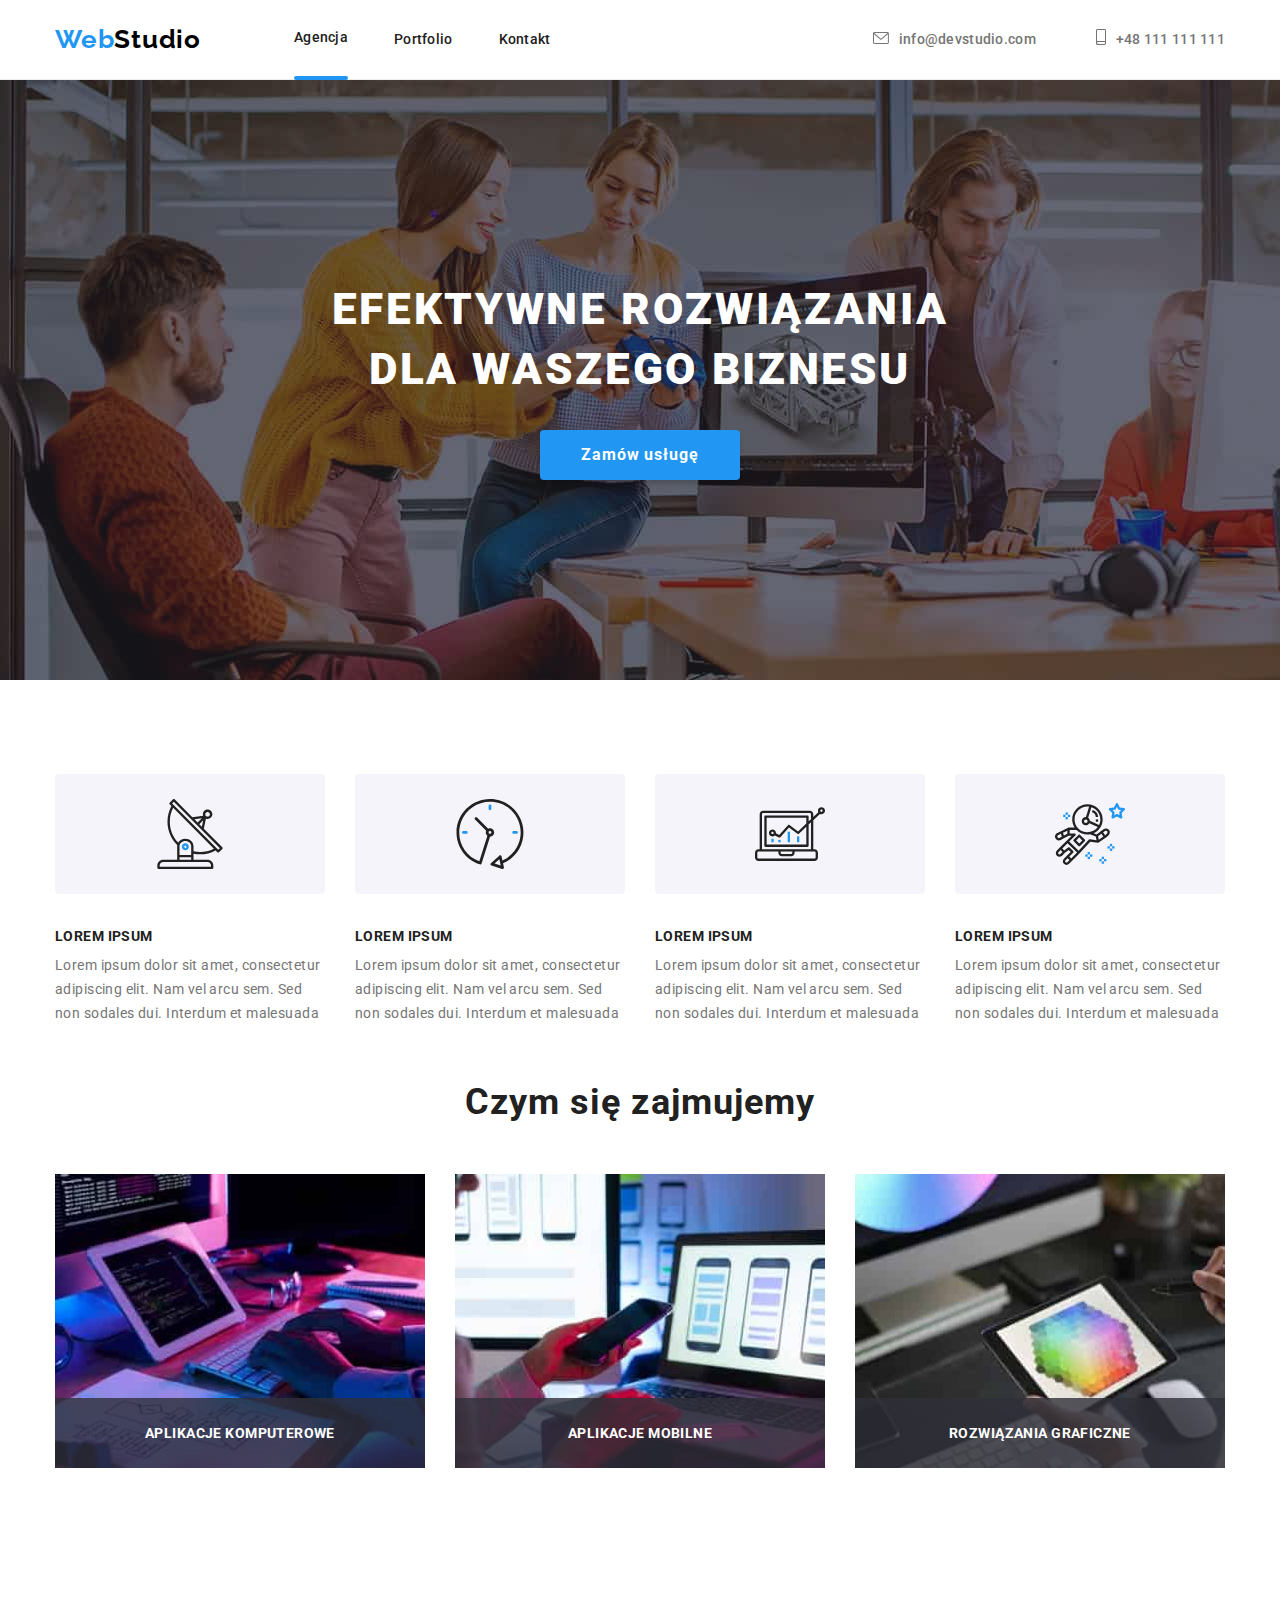
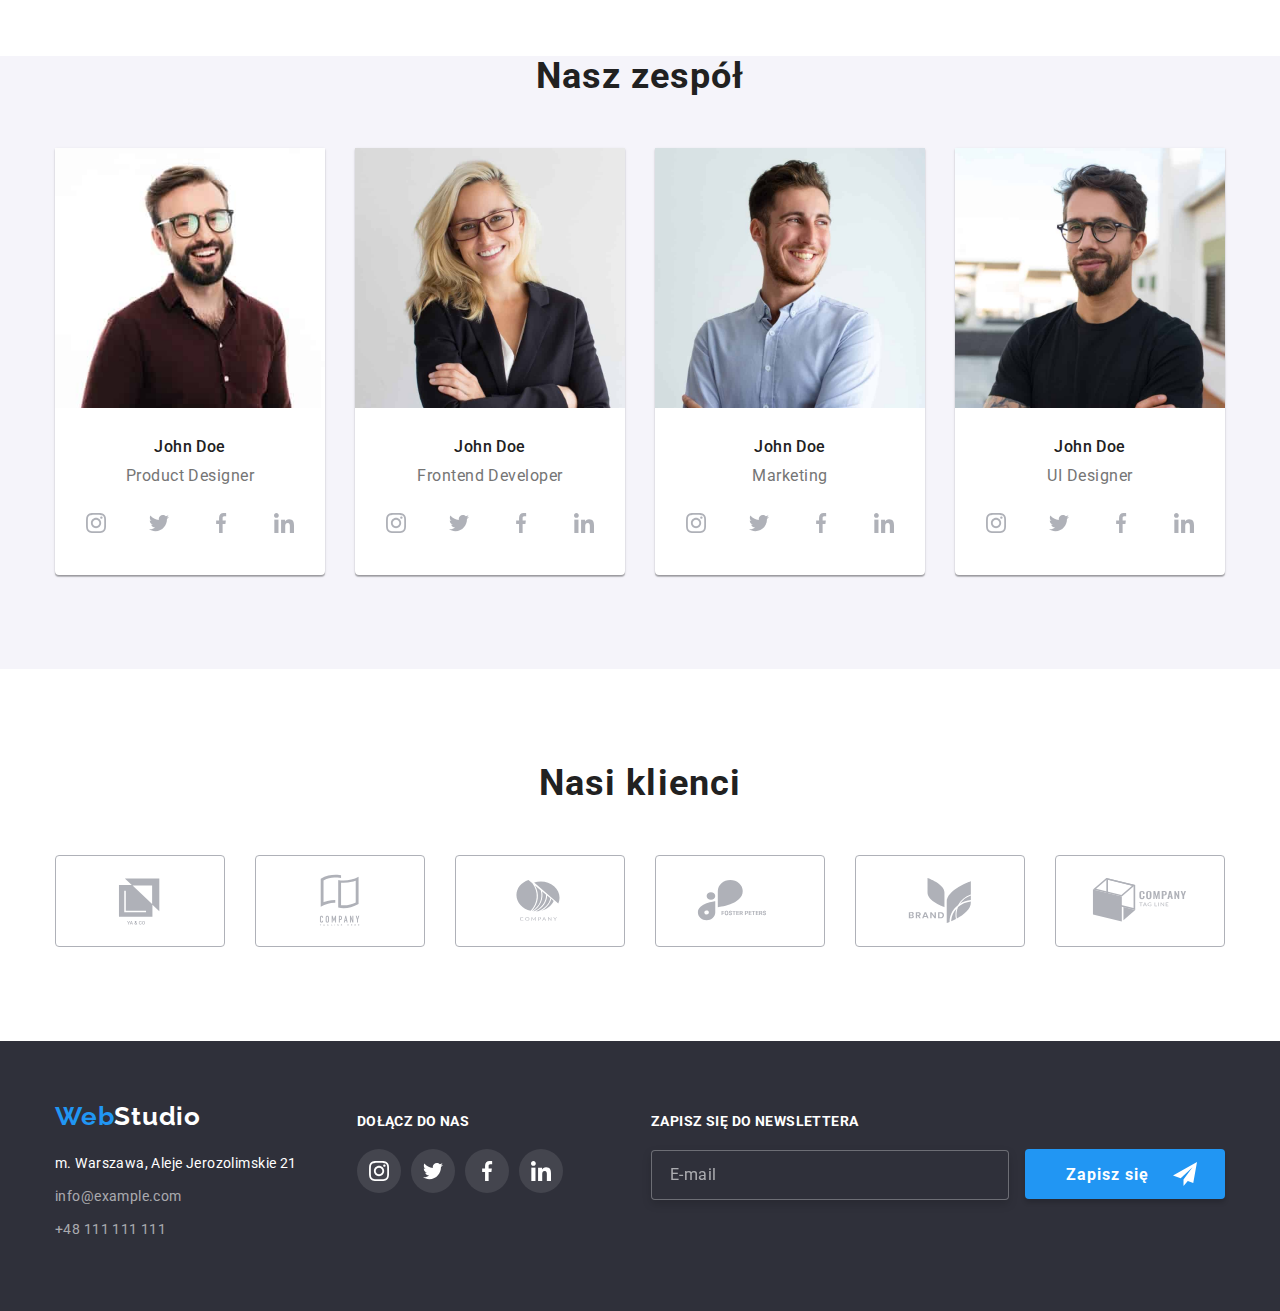
<file: index.html>
<!DOCTYPE html>
<html lang="en">

<head>
    <meta charset="UTF-8" />
    <meta name="description" content="Efektywne rozwiązania dla waszego biznesu" />
    <link rel="stylesheet"
        href="https://cdnjs.cloudflare.com/ajax/libs/modern-normalize/1.0.0/modern-normalize.min.css" />
    <link rel="stylesheet" href="./css/styles.css">
    <link rel="preconnect" href="https://fonts.googleapis.com">
    <link rel="preconnect" href="https://fonts.gstatic.com" crossorigin>
    <link
        href="https://fonts.googleapis.com/css2?family=Raleway:wght@700&family=Roboto:wght@400;500;700;900&display=swap"
        rel="stylesheet">
    <title>WebStudio</title>
</head>

<body>
    <section class="section-header">
        <header class="header">
            <div class="container">
                <a class="logo link" href="index.html">Web<span class="logocolor">Studio</span></a>
                <nav class="navigation">
                    <ul class="navigation-list">
                        <li class="navigation-list-item current"><a class="navigation-list-link"
                                href="index.html">Agencja</a>
                        </li>
                        <li class="navigation-list-item"><a class="navigation-list-link"
                                href="portfolio.html">Portfolio</a></li>
                        <li class="navigation-list-item"><a class="navigation-list-link" href="#">Kontakt</a></li>
                    </ul>
                </nav>

                <ul class="address-list">
                    <li><a class="address-list-icon-mail link" href="mailto:info@devstudio.com"><svg
                                class="address-list-icon-mail" width="16" height="12">
                                <use href="images/icons.svg#icon-envelope"></use>
                            </svg></a></li>
                    <li><a class="address-list-mail link" href="mailto:info@devstudio.com">info@devstudio.com</a></li>
                    <li><a class="address-list-icon-phone link" href="tel:+48111111111"><svg
                                class="address-list-icon-phone" width="10" height="16">
                                <use href="images/icons.svg#icon-smartphone"></use></a></li>
                    <li><a class="address-list-phone link" href="tel:+48111111111">+48 111 111 111</a></li>
                </ul>
            </div>
        </header>
    </section>


    <main>

        <section class="background">
            <div class="container">
                <h1 class="background-header">EFEKTYWNE ROZWIĄZANIA DLA WASZEGO BIZNESU</h1>
                <button class="background-button" type="button" data-modal-open>Zamów usługę</button>
            </div>

        </section>

        <section class="features-section">
            <div class="container">
                <ul class="features">
                    <li class="features-item">
                        <svg class="features-icon" width="70" height="70">
                            <use href="images/icons.svg#icon-antenna"></use>
                        </svg>
                        <h3 class="features-title">LOREM IPSUM</h3>
                        <p class="features-description"> Lorem ipsum dolor sit amet, consectetur
                            adipiscing elit. Nam vel arcu sem. Sed
                            non sodales dui. Interdum et malesuada</p>
                    </li>
                    <li class="features-item">
                        <svg class="features-icon" width="70" height="70">
                            <use href="images/icons.svg#icon-clock"></use>
                        </svg>
                        <h3 class="features-title">LOREM IPSUM</h3>
                        <p class="features-description"> Lorem ipsum dolor sit amet, consectetur
                            adipiscing elit. Nam vel arcu sem. Sed
                            non sodales dui. Interdum et malesuada</p>
                    </li>
                    <li class="features-item">
                        <svg class="features-icon" width="70" height="70">
                            <use href="images/icons.svg#icon-diagram"></use>
                        </svg>
                        <h3 class="features-title">LOREM IPSUM</h3>
                        <p class="features-description"> Lorem ipsum dolor sit amet, consectetur
                            adipiscing elit. Nam vel arcu sem. Sed
                            non sodales dui. Interdum et malesuada</p>
                    </li>
                    <li class="features-item">
                        <svg class="features-icon" width="70" height="70">
                            <use href="images/icons.svg#icon-astronaut"></use>
                        </svg>
                        <h3 class="features-title">LOREM IPSUM</h3>
                        <p class="features-description"> Lorem ipsum dolor sit amet, consectetur
                            adipiscing elit. Nam vel arcu sem. Sed
                            non sodales dui. Interdum et malesuada</p>
                    </li>
                </ul>
            </div>
        </section>

        <section class="offer">
            <div class="container">
                <h2 class="headerh2">Czym się zajmujemy</h2>
                <ul class="headerh2-pictures">
                    <li class="pictures-item">
                        <div class="thumb">
                            <img src="images/img1resized.jpg" alt="computer" width="370" height="294" />
                            <p class="label">APLIKACJE KOMPUTEROWE</p>
                        </div>
                    </li>
                    <li class="pictures-item">
                        <div class="thumb">
                            <img src="images/img2resized.jpg" alt="phone" width="370" height="294" />
                            <p class="label">APLIKACJE MOBILNE</p>
                        </div>
                    </li>
                    <li class="pictures-item">
                        <div class="thumb">
                            <img src="images/img3resized.jpg" alt="tablet" width="370" height="294" />
                            <p class="label">ROZWIĄZANIA GRAFICZNE</p>
                        </div>
                        
                    </li>
                </ul>
            </div>
        </section>

        <section class="team">
            <div class="container">
                <h2 class="headerh2">Nasz zespół</h2>
                <ul class="team-list">
                    <li class="team-list-item">
                        <figure class="team-list-item-card">
                            <img src="images/productdesignerresized.jpg" alt="Product Designer" width="270"
                                height="260" />
                            <figcaption>
                                <p class="team-name">John Doe</p>
                                <p class="team-position">Product Designer</p>
                                <ul class="social-list">
                                    <li class="social-list-item">
                                        <a class="social-list-item-link" href="#">
                                            <svg class="social-icon" width="20" height="20">
                                                <use href="images/icons.svg#icon-instagram"></use>
                                            </svg>
                                        </a>
                                    </li>
                                    <li class="social-list-item">
                                        <a class="social-list-item-link" href="#">
                                            <svg class="social-icon" width="20" height="20">
                                                <use href="images/icons.svg#icon-twitter"></use>
                                            </svg>
                                        </a>
                                    </li>
                                    <li class="social-list-item">
                                        <a class="social-list-item-link" href="#">
                                            <svg class="social-icon" width="20" height="20">
                                                <use href="images/icons.svg#icon-facebook"></use>
                                            </svg>
                                        </a>
                                    </li>
                                    <li class="social-list-item">
                                        <a class="social-list-item-link" href="#">
                                            <svg class="social-icon" width="20" height="20">
                                                <use href="images/icons.svg#icon-linkedin"></use>
                                            </svg>
                                        </a>
                                    </li>
                                </ul>
                            </figcaption>
                        </figure>
                    </li>

                    <li class="team-list-item">
                        <figure class="team-list-item-card">
                            <img src="images/frontenddeveloperresized.jpg" alt="Frontend Developer" width="270"
                                height="260" />
                            <figcaption>
                                <p class="team-name">John Doe</p>
                                <p class="team-position">Frontend Developer</p>
                                <ul class="social-list">
                                    <li class="social-list-item">
                                        <a class="social-list-item-link" href="#">
                                            <svg class="social-icon" width="20" height="20">
                                                <use href="images/icons.svg#icon-instagram"></use>
                                            </svg>
                                        </a>
                                    </li>
                                    <li class="social-list-item">
                                        <a class="social-list-item-link" href="#">
                                            <svg class="social-icon" width="20" height="20">
                                                <use href="images/icons.svg#icon-twitter"></use>
                                            </svg>
                                        </a>
                                    </li>
                                    <li class="social-list-item">
                                        <a class="social-list-item-link" href="#">
                                            <svg class="social-icon" width="20" height="20">
                                                <use href="images/icons.svg#icon-facebook"></use>
                                            </svg>
                                        </a>
                                    </li>
                                    <li class="social-list-item">
                                        <a class="social-list-item-link" href="#">
                                            <svg class="social-icon" width="20" height="20">
                                                <use href="images/icons.svg#icon-linkedin"></use>
                                            </svg>
                                        </a>
                                    </li>
                                </ul>
                            </figcaption>
                        </figure>
                    </li>

                    <li class="team-list-item">
                        <figure class="team-list-item-card">
                            <img src="images/marketingresized.jpg" alt="Marketing" width="270" height="260" />
                            <figcaption>
                                <p class="team-name">John Doe</p>
                                <p class="team-position">Marketing</p>
                                <ul class="social-list">
                                    <li class="social-list-item">
                                        <a class="social-list-item-link" href="#">
                                            <svg class="social-icon" width="20" height="20">
                                                <use href="images/icons.svg#icon-instagram"></use>
                                            </svg>
                                        </a>
                                    </li>
                                    <li class="social-list-item">
                                        <a class="social-list-item-link" href="#">
                                            <svg class="social-icon" width="20" height="20">
                                                <use href="images/icons.svg#icon-twitter"></use>
                                            </svg>
                                        </a>
                                    </li>
                                    <li class="social-list-item">
                                        <a class="social-list-item-link" href="#">
                                            <svg class="social-icon" width="20" height="20">
                                                <use href="images/icons.svg#icon-facebook"></use>
                                            </svg>
                                        </a>
                                    </li>
                                    <li class="social-list-item">
                                        <a class="social-list-item-link" href="#">
                                            <svg class="social-icon" width="20" height="20">
                                                <use href="images/icons.svg#icon-linkedin"></use>
                                            </svg>
                                        </a>
                                    </li>
                                </ul>
                            </figcaption>
                        </figure>
                    </li>

                    <li class="team-list-item">
                        <figure class="team-list-item-card">
                            <img src="images/uidesignerresized.jpg" alt="UI Designer" width="270" height="260" />
                            <figcaption>
                                <p class="team-name">John Doe</p>
                                <p class="team-position">UI Designer</p>
                                <ul class="social-list">
                                    <li class="social-list-item">
                                        <a class="social-list-item-link" href="#">
                                            <svg class="social-icon" width="20" height="20">
                                                <use href="images/icons.svg#icon-instagram"></use>
                                            </svg>
                                        </a>
                                    </li>
                                    <li class="social-list-item">
                                        <a class="social-list-item-link" href="#">
                                            <svg class="social-icon" width="20" height="20">
                                                <use href="images/icons.svg#icon-twitter"></use>
                                            </svg>
                                        </a>
                                    </li>
                                    <li class="social-list-item">
                                        <a class="social-list-item-link" href="#">
                                            <svg class="social-icon" width="20" height="20">
                                                <use href="images/icons.svg#icon-facebook"></use>
                                            </svg>
                                        </a>
                                    </li>
                                    <li class="social-list-item">
                                        <a class="social-list-item-link" href="#">
                                            <svg class="social-icon" width="20" height="20">
                                                <use href="images/icons.svg#icon-linkedin"></use>
                                            </svg>
                                        </a>
                                    </li>
                                </ul>
                            </figcaption>
                        </figure>
                    </li>
                </ul>
            </div>

        </section>

        <section class="customers">
            <div class="container">
                <h2 class="headerh2">Nasi klienci</h2>
                <ul class="customers-list">
                    <li class="customers-list-item">
                        <a class="customers-list-item-link" href="#">
                            <svg class="customers-icon" width="106" height="60.04">
                                <use href="images/icons.svg#icon-logo1"></use>
                            </svg>
                        </a>
                    </li>
                    <li class="customers-list-item">
                        <a class="customers-list-item-link" href="#">
                            <svg class="customers-icon" width="106" height="60.04">
                                <use href="images/icons.svg#icon-logo2"></use>
                            </svg>
                        </a>
                    </li>
                    <li class="customers-list-item">
                        <a class="customers-list-item-link" href="#">
                            <svg class="customers-icon" width="106" height="60.04">
                                <use href="images/icons.svg#icon-logo3"></use>
                            </svg>
                        </a>
                    </li>
                    <li class="customers-list-item">
                        <a class="customers-list-item-link" href="#">
                            <svg class="customers-icon" width="106" height="60.04">
                                <use href="images/icons.svg#icon-logo4"></use>
                            </svg>
                        </a>
                    </li>
                    <li class="customers-list-item">
                        <a class="customers-list-item-link" href="#">
                            <svg class="customers-icon" width="106" height="60.04">
                                <use href="images/icons.svg#icon-logo5"></use>
                            </svg>
                        </a>
                    </li>
                    <li class="customers-list-item">
                        <a class="customers-list-item-link" href="#">
                            <svg class="customers-icon" width="106" height="60.04">
                                <use href="images/icons.svg#icon-logo6"></use>
                            </svg>
                        </a>
                    </li>
                </ul>
            </div>
        </section>
    </main>
    <footer class="footer">
        <div class="container">
            <ul class="footer-list">
                <li class="information">
                    <a class="footer-logo" href="index.html">Web<span class="logocolor-white">Studio</span></a>
                    <address class="footer-address">
                        <p>m. Warszawa, Aleje Jerozolimskie 21</p>
                        <a class="footer-address-mail" href="mailto:info@example.com">info@example.com</a>
                        <a class="footer-address-phone" href="tel:+48111111111">+48 111 111 111</a>
                    </address>
                </li>
                <li class="join">
                    <h4 class="social-footer-header">DOŁĄCZ DO NAS</h4>
                    <ul class="social-footer-list">
                        <li class="social-footer-list-item">
                            <a class="social-footer-list-item-link" href="#">
                                <svg class="social-footer-icon" width="20" height="20">
                                    <use href="images/icons.svg#icon-instagram"></use>
                                </svg>
                            </a>
                        </li>
                        <li class="social-footer-list-item">
                            <a class="social-footer-list-item-link" href="#">
                                <svg class="social-footer-icon" width="20" height="20">
                                    <use href="images/icons.svg#icon-twitter"></use>
                                </svg>
                            </a>
                        </li>
                        <li class="social-footer-list-item">
                            <a class="social-footer-list-item-link" href="#">
                                <svg class="social-footer-icon" width="20" height="20">
                                    <use href="images/icons.svg#icon-facebook"></use>
                                </svg>
                            </a>
                        </li>
                        <li class="social-footer-list-item">
                            <a class="social-footer-list-item-link" href="#">
                                <svg class="social-footer-icon" width="20" height="20">
                                    <use href="images/icons.svg#icon-linkedin"></use>
                                </svg>
                            </a>
                        </li>
                    </ul>
                </li>
                <li class="newsletter">
                    <h4 class="newsletter-header">ZAPISZ SIĘ DO NEWSLETTERA</h4>
                    <form class="newsletter-form">
                        <label name="sign-form">
                            <input type="email" class="newsletter-form-input" name="email" placeholder="E-mail"/>
                        </label>
                        <button class="newsletter-button" type="submit"><p class=sign-in>Zapisz się</p>
                            <svg class="newsletter-button-icon" width="24" height="24">
                                <use href="images/icons.svg#icon-icon-send"></use>
                            </svg>
                        </button>
                    </form>
                </li>
            </ul>
        </div>
    </footer>

    <div class="backdrop is-hidden" data-modal>
        <div class="modal">
            <button type="button" class="close-btn" data-modal-close>
                <svg width="18" height="18">
                    <use href="images/icons.svg#icon-close"></use>
                </svg>
            </button>
            <h2 class="modal-form-header">
                Zostaw swoje dane w formularzu poniżej
              </h2>
              <form class="modal-form" name="signup-form">
                <label class="modal-label">
                  Imię
                  <span class="modal-form-input-wrapper">
                    <input class="modal-form-input" type="text" name="user-name" />
                    <svg class="modal-form-icon" width="18" height="18">
                      <use href="./images/icons.svg#icon-person-black"></use>
                    </svg>
                  </span>
                </label>
                <label class="modal-label">
                  Telefon
                  <span class="modal-form-input-wrapper">
                    <input class="modal-form-input" type="tel" name="user-phone" />
                    <svg class="modal-form-icon" width="18" height="18">
                      <use href="./images/icons.svg#icon-phone-black"></use>
                    </svg>
                  </span>
                </label>
                <label class="modal-label">
                  Email
                  <span class="modal-form-input-wrapper">
                    <input class="modal-form-input" type="email" name="user-email" />
                    <svg class="modal-form-icon" width="18" height="18">
                      <use href="./images/icons.svg#icon-email-black"></use>
                    </svg>
                  </span>
                </label>
                <label class="modal-label-text">
                  Komentarz
                  <textarea class="modal-form-message" name="user-message" rows="7" placeholder="Wprowadź tekst"></textarea>
                </label>
                <div class="policy">
                    <input
                      id="user-policy"
                      type="checkbox"
                      class="modal-form-policy-checkbox visually-hidden"
                      name="policy"
                      value="accept-policy"
                    />
                    <label for="user-policy" class="modal-form-policy-text">
                      Oświadczam, iż akceptuję <a href="#regulamin">Regulamin</a> i
                      <a href="#policy">Politykę Prywatności.</a>
                    </label>
                  </div>
                  <button type="submit" class="order-btn">Wyślij</button>
            </form>
        </div>
    </div>

    <script src="./js/modal.js"></script>

</body>

</html>
</file>
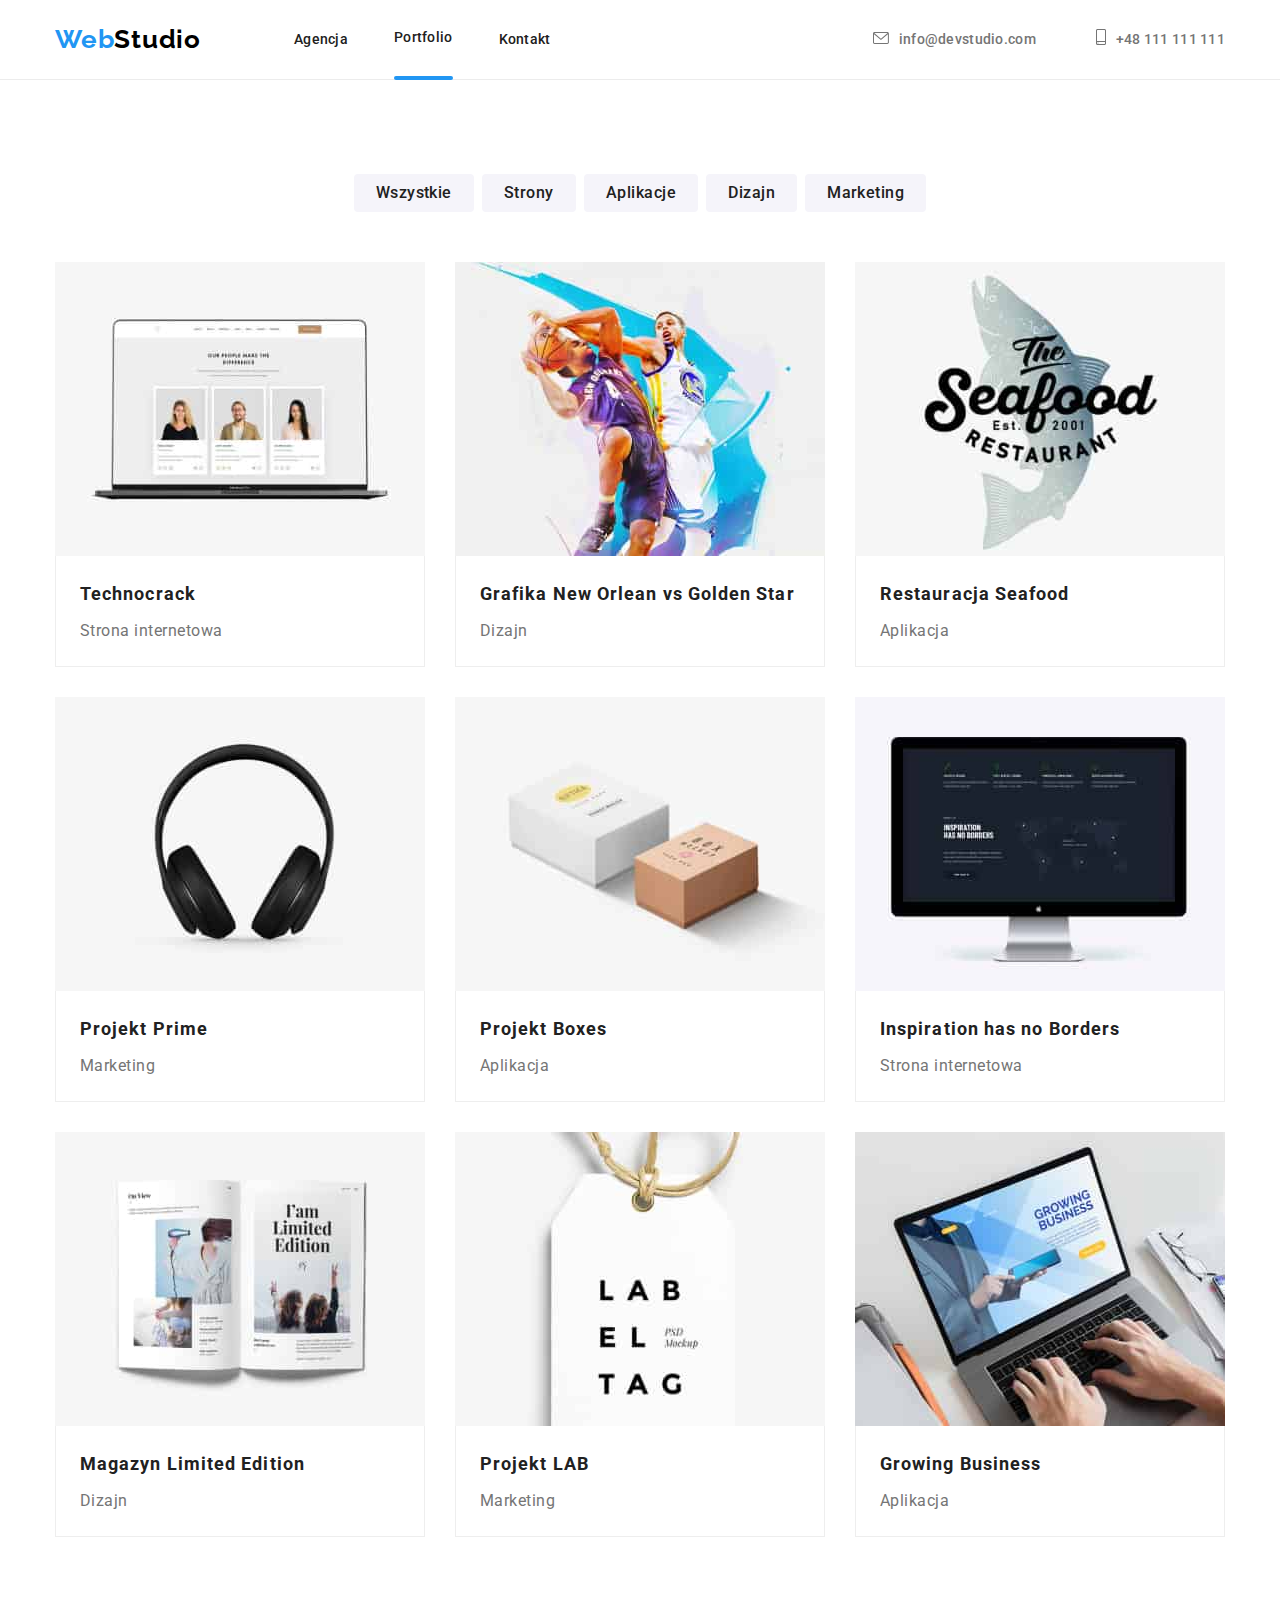
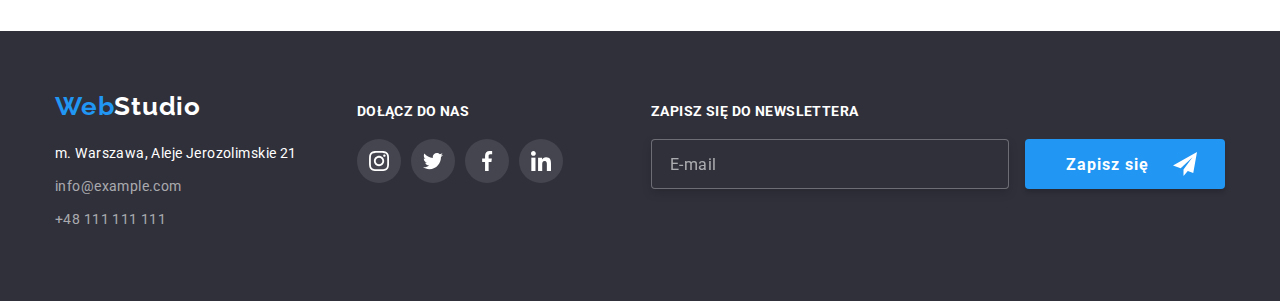
<file: portfolio.html>
<!DOCTYPE html>
<html lang="en">

<head>
    <meta charset="UTF-8" />
    <meta name="description" content="Portfolio" />
    <link rel="stylesheet"
        href="https://cdnjs.cloudflare.com/ajax/libs/modern-normalize/1.0.0/modern-normalize.min.css" />
    <link rel="stylesheet" href="./css/styles.css">
    <link rel="preconnect" href="https://fonts.googleapis.com">
    <link rel="preconnect" href="https://fonts.gstatic.com" crossorigin>
    <link
        href="https://fonts.googleapis.com/css2?family=Raleway:wght@700&family=Roboto:wght@400;500;700;900&display=swap"
        rel="stylesheet">
    <title>WebStudio</title>
</head>

<body>
    <section class="section-header">
        <header class="header">
            <div class="container">
                <a class="logo link" href="index.html">Web<span class="logocolor">Studio</span></a>
                <nav class="navigation">
                    <ul class="navigation-list">
                        <li class="navigation-list-item"><a class="navigation-list-link"
                                href="index.html">Agencja</a>
                        </li>
                        <li class="navigation-list-item current"><a class="navigation-list-link"
                                href="portfolio.html">Portfolio</a></li>
                        <li class="navigation-list-item"><a class="navigation-list-link" href="#">Kontakt</a></li>
                    </ul>
                </nav>

                <ul class="address-list">
                    <li><a class="address-list-icon-mail link" href="mailto:info@devstudio.com"><svg
                                class="address-list-icon-mail" width="16" height="12">
                                <use href="images/icons.svg#icon-envelope"></use>
                            </svg></a></li>
                    <li><a class="address-list-mail link" href="mailto:info@devstudio.com">info@devstudio.com</a></li>
                    <li><a class="address-list-icon-phone link" href="tel:+48111111111"><svg
                                class="address-list-icon-phone" width="10" height="16">
                                <use href="images/icons.svg#icon-smartphone"></use></a></li>
                    <li><a class="address-list-phone link" href="tel:+48111111111">+48 111 111 111</a></li>
                </ul>
            </div>
        </header>
    </section>
    <main>
        <section class="portfolio-nav" <div class="container">
            <ul class="portfolio-nav-list">
                <li class="menu-item"><button class="menu-button" type="button">Wszystkie</button></li>
                <li class="menu-item"><button class="menu-button" type="button">Strony</button></li>
                <li class="menu-item"><button class="menu-button" type="button">Aplikacje</button></li>
                <li class="menu-item"><button class="menu-button" type="button">Dizajn</button></li>
                <li class="menu-item"><button class="menu-button" type="button">Marketing</button></li>
            </ul>
            </div>

        </section>
        <section class="projects-nav">
            <div class="container">
                <ul class="projects">
                    <li class="projects-item">
                        <figure class="pic">
                            <div class="box">
                                <img src="images/technocrackresized.jpg" alt="Technocrack" width="370" height="294" />
                                <div class="overlay">
                                    <p>Technocrack jest popularną platformą wykorzystywaną do rozpowszechniania koronawirusa. Firmy wykorzystują tę
                                        platformę
                                        do celów szpiegowskich i ataków na niezabezpieczone serwery konkurencji</p>
                                </div>
                            </div>
                            <figcaption>
                                <p class="portfolio-title">Technocrack</p>
                                <p class="portfolio-description">Strona internetowa</p>
                            </figcaption>
                        </figure>
                    </li>

                    <li class="projects-item">
                        <figure class="pic">
                            <div class="box">
                                <img src="images/grafikaneworleanresized.jpg" alt="Grafika New Orlean vs Golden Star" width="370" height="294" />
                                <div class="overlay">
                                    <p>Technocrack jest popularną platformą wykorzystywaną do rozpowszechniania koronawirusa. Firmy wykorzystują tę
                                        platformę
                                        do celów szpiegowskich i ataków na niezabezpieczone serwery konkurencji</p>
                                </div>
                            </div>
                            <figcaption>
                                <p class="portfolio-title">Grafika New Orlean vs Golden Star</p>
                                <p class="portfolio-description">Dizajn</p>
                            </figcaption>
                        </figure>
                    </li>

                    <li class="projects-item">
                        <figure class="pic">
                            <div class="box">
                                <img src="images/restauracjaseafoodresized.jpg" alt="Restauracja Seafood" width="370" height="294" />
                                <div class="overlay">
                                    <p>Technocrack jest popularną platformą wykorzystywaną do rozpowszechniania koronawirusa. Firmy wykorzystują tę
                                        platformę
                                        do celów szpiegowskich i ataków na niezabezpieczone serwery konkurencji</p>
                                </div>
                            </div>
                            <figcaption>
                                <p class="portfolio-title">Restauracja Seafood</p>
                                <p class="portfolio-description">Aplikacja</p>
                            </figcaption>
                        </figure>
                    </li>

                    <li class="projects-item">
                        <figure class="pic">
                            <div class="box">
                                <img src="images/projektprimeresized.jpg" alt="Projekt Prime" width="370" height="294" />
                                <div class="overlay">
                                    <p>Technocrack jest popularną platformą wykorzystywaną do rozpowszechniania koronawirusa. Firmy wykorzystują tę
                                        platformę
                                        do celów szpiegowskich i ataków na niezabezpieczone serwery konkurencji</p>
                                </div>
                            </div>
                            <figcaption>
                                <p class="portfolio-title">Projekt Prime</p>
                                <p class="portfolio-description">Marketing</p>
                            </figcaption>
                        </figure>
                    </li>

                    <li class="projects-item">
                        <figure class="pic">
                            <div class="box">
                                <img src="images/projektboxesresized.jpg" alt="Projekt Boxes" width="370" height="294" />
                                <div class="overlay">
                                    <p>Technocrack jest popularną platformą wykorzystywaną do rozpowszechniania koronawirusa. Firmy wykorzystują tę
                                        platformę
                                        do celów szpiegowskich i ataków na niezabezpieczone serwery konkurencji</p>
                                </div>
                            </div>
                            <figcaption>
                                <p class="portfolio-title">Projekt Boxes</p>
                                <p class="portfolio-description">Aplikacja</p>
                            </figcaption>
                        </figure>
                    </li>

                    <li class="projects-item">
                        <figure class="pic">
                            <div class="box">
                                <img src="images/inspirationhasnobordersresized.jpg" alt="Inspiration has no Borders" width="370" height="294" />
                                <div class="overlay">
                                    <p>Technocrack jest popularną platformą wykorzystywaną do rozpowszechniania koronawirusa. Firmy wykorzystują tę
                                        platformę
                                        do celów szpiegowskich i ataków na niezabezpieczone serwery konkurencji</p>
                                </div>
                            </div>
                            <figcaption>
                                <p class="portfolio-title">Inspiration has no Borders</p>
                                <p class="portfolio-description">Strona internetowa</p>
                            </figcaption>
                        </figure>
                    </li>

                    <li class="projects-item">
                        <figure class="pic">
                            <div class="box">
                                <img src="images/magazynlimitededitionresized.jpg" alt="Magazyn Limited Edition" width="370" height="294" />
                                <div class="overlay">
                                    <p>Technocrack jest popularną platformą wykorzystywaną do rozpowszechniania koronawirusa. Firmy wykorzystują tę
                                        platformę
                                        do celów szpiegowskich i ataków na niezabezpieczone serwery konkurencji</p>
                                </div>
                            </div>
                            <figcaption>
                                <p class="portfolio-title">Magazyn Limited Edition</p>
                                <p class="portfolio-description">Dizajn</p>
                            </figcaption>
                        </figure>
                    </li>

                    <li class="projects-item">
                        <figure class="pic">
                            <div class="box">
                                <img src="images/projektlabresized.jpg" alt="Projekt LAB" width="370" height="294" />
                                <div class="overlay">
                                    <p>Technocrack jest popularną platformą wykorzystywaną do rozpowszechniania koronawirusa. Firmy wykorzystują tę
                                        platformę
                                        do celów szpiegowskich i ataków na niezabezpieczone serwery konkurencji</p>
                                </div>
                            </div>
                            <figcaption>
                                <p class="portfolio-title">Projekt LAB</p>
                                <p class="portfolio-description">Marketing</p>
                            </figcaption>
                        </figure>
                    </li>

                    <li class="projects-item">
                        <figure class="pic">
                            <div class="box">
                                <img src="images/growingbusinessresized.jpg" alt="Growing Business" width="370" height="294" />
                                <div class="overlay">
                                    <p>Technocrack jest popularną platformą wykorzystywaną do rozpowszechniania koronawirusa. Firmy wykorzystują tę
                                        platformę
                                        do celów szpiegowskich i ataków na niezabezpieczone serwery konkurencji</p>
                                </div>
                            </div>
                            <figcaption>
                                <p class="portfolio-title">Growing Business</p>
                                <p class="portfolio-description">Aplikacja</p>
                            </figcaption>
                        </figure>
                    </li>
                </ul>
            </div>
        </section>

    </main>
    <footer class="footer">
        <div class="container">
            <ul class="footer-list">
                <li class="information">
                    <a class="footer-logo" href="index.html">Web<span class="logocolor-white">Studio</span></a>
                    <address class="footer-address">
                        <p>m. Warszawa, Aleje Jerozolimskie 21</p>
                        <a class="footer-address-mail" href="mailto:info@example.com">info@example.com</a>
                        <a class="footer-address-phone" href="tel:+48111111111">+48 111 111 111</a>
                    </address>
                </li>
                <li class="join">
                    <h4 class="social-footer-header">DOŁĄCZ DO NAS</h4>
                    <ul class="social-footer-list">
                        <li class="social-footer-list-item">
                            <a class="social-footer-list-item-link" href="#">
                                <svg class="social-footer-icon" width="20" height="20">
                                    <use href="images/icons.svg#icon-instagram"></use>
                                </svg>
                            </a>
                        </li>
                        <li class="social-footer-list-item">
                            <a class="social-footer-list-item-link" href="#">
                                <svg class="social-footer-icon" width="20" height="20">
                                    <use href="images/icons.svg#icon-twitter"></use>
                                </svg>
                            </a>
                        </li>
                        <li class="social-footer-list-item">
                            <a class="social-footer-list-item-link" href="#">
                                <svg class="social-footer-icon" width="20" height="20">
                                    <use href="images/icons.svg#icon-facebook"></use>
                                </svg>
                            </a>
                        </li>
                        <li class="social-footer-list-item">
                            <a class="social-footer-list-item-link" href="#">
                                <svg class="social-footer-icon" width="20" height="20">
                                    <use href="images/icons.svg#icon-linkedin"></use>
                                </svg>
                            </a>
                        </li>
                    </ul>
                </li>
                <li class="newsletter">
                    <h4 class="newsletter-header">ZAPISZ SIĘ DO NEWSLETTERA</h4>
                    <form class="newsletter-form">
                        <label name="sign-form">
                            <input type="email" class="newsletter-form-input" name="email" placeholder="E-mail"/>
                        </label>
                        <button class="newsletter-button" type="submit"><p class=sign-in>Zapisz się</p>
                            <svg class="newsletter-button-icon" width="24" height="24">
                                <use href="images/icons.svg#icon-icon-send"></use>
                            </svg>
                        </button>
                    </form>
                </li>
            </ul>
        </div>
    </footer>
</body>

</html>
</file>
<file: css/styles.css>
:root {
    --main-font: "Roboto", sans-serif;
    --secondary-font: "Raleway", sans-serif;
    --main-color: #212121;
    --secondary-color: #2196f3;
}

body {
    font-family: var(--main-font);
    color: var(--main-color);
    max-width: 1600px;
    margin: 0 auto;
}

h1,
h2,
h3,
h4,
h5,
h6 {
    margin: 0;
}

ul {
    margin: 0;
    padding: 0;
}

p {
    padding: 0;
}

img {
    display: block;
}

/*podłączyć te klasy*/
.list {
    list-style: none;
}

.link {
    text-decoration: none;
}

.container {
    width: 1200px;
    margin: 0 auto;
    padding: 0 15px;
}

/*========HEADER========*/
.header {
    border-bottom: 1px solid #ECECEC;
}

.header .container {
    display: flex;
    align-items: center;
}

.navigation {
    display: flex;
}

.navigation-list {
    display: flex;
    align-items: center;
}

.address-list {
    display: flex;
    align-items: center;
}

.navigation-list-item:not(:last-child) {
    margin-right: 46px;
}

.logo {
    font-family: var(--secondary-font);
    font-weight: 700;
    font-size: 26px;
    line-height: 1.192;
    letter-spacing: 0.03em;
    text-decoration: none;
    color: var(--secondary-color);
    margin-right: 93px;
    padding-top: 24px;
    padding-bottom: 24px;
}

.logocolor {
    color: black;
}

.navigation-list,
.address-list {
    list-style: none;
}

.address-list {
    margin-left: auto;
}

.address-list-phone {
    margin-left: 10px;
}

.address-list-icon-phone {
    margin-left: 30px;
}

.address-list-mail {
    margin-left: 10px;
}

.navigation-list-link {
    font-weight: 500;
    font-size: 14px;
    line-height: 1.142;
    letter-spacing: 0.02em;
    text-decoration: none;
    color: var(--main-color);
}

.address-list-mail,
.address-list-phone,
.address-list-icon-mail,
.address-list-icon-phone {
    font-weight: 500;
    font-size: 14px;
    line-height: 1.142;
    letter-spacing: 0.02em;
    text-decoration: none;
    color: #757575;
    fill: #757575;
}

.navigation-list-link:hover,
.navigation-list-link:focus,
.address-list-mail:hover,
.address-list-mail:focus,
.address-list-phone:hover,
.address-list-phone:focus,
.address-list-icon-mail:hover,
.address-list-icon-mail:focus,
.address-list-icon-phone:hover,
.address-list-icon-phone:focus {
    color: var(--secondary-color);
    fill: var(--secondary-color);
}

.navigation-list-link,
.address-list-mail,
.address-list-phone,
.address-list-icon-mail,
.address-list-icon-phone{
    transition-property: color, fill;
    transition-duration: 250ms;
    transition-timing-function: cubic-bezier(0.4, 0, 0.2, 1);
}

.current .navigation-list-link::after{
    position: relative;
    top: 29px;
    display:block;
    justify-content: center;
    content:"";
    width:100%;
    height:4px;
    border-radius: 2px;
    background-color: #2196F3;
}

/*========END HEADER========*/

/*========MAIN========*/
.background {
    background-color: #2f303a;
    background-image: linear-gradient(rgba(47, 48, 58, 0.4),
            rgba(47, 48, 58, 0.4)),
        url("../images/backgroundresized.jpg");
        padding-top: 200px;
        padding-bottom:200px;
}

.background-header {
    font-weight: 900;
    font-size: 44px;
    line-height: 1.363;
    text-align: center;
    letter-spacing: 0.06em;
    text-transform: uppercase;
    color: #ffffff;
    margin-left: auto;
    margin-right: auto;
    width:696px;
    padding-bottom:30px;
}

.background-button {
    font-weight: 700;
    font-size: 16px;
    line-height: 1.875;
    display: block;
    align-items: center;
    text-align: center;
    letter-spacing: 0.06em;
    border-style: none;
    border-radius: 4px;
    color: white;
    background-color: var(--secondary-color);
    box-shadow: 0px 4px 4px rgba(0, 0, 0, 0.15);
    margin-left: auto;
    margin-right: auto;
    padding: 10px 41px;
}

.background-button:hover,
.background-button:focus {
    box-shadow: 0px 3px 1px rgba(0, 0, 0, 0.1), 0px 1px 2px rgba(0, 0, 0, 0.08),
        0px 2px 2px rgba(0, 0, 0, 0.12);
    cursor: pointer;
}

.background-button {
    transition-property: background-color,color,box-shadow;
    transition-duration: 250ms;
    transition-timing-function: cubic-bezier(0.4, 0, 0.2, 1);
}
/*========END MAIN========*/

/*========FEATURES========*/

.features {
    display: flex;
    justify-content: center;
    list-style: none;
    margin-top: 94px;
}

.features-item {
    width: 270px;
    height: 120px;
    background-color: #F5F4FA;
    border-radius: 4px;
    justify-content: center;
    align-items: center;
}

.features-icon {
    justify-content: center;
    align-items: center;
    margin: 25px 100px 25px 100px;
}

.features-item:not(:last-child) {
    margin-right: 30px;
}

.features-title {
    font-weight: 700;
    line-height: 1.142;
    text-transform: uppercase;
    color: #212121;
    width: 270;
    font-size: 14px;
    letter-spacing: 0.03em;
    margin-top: 30px;
}

.features-description {
    line-height: 1.714;
    color: #757575;
    margin-top: 10px;
    margin-bottom: 0;
    text-transform: none;
    font-size: 14px;
    letter-spacing: 0.03em;
    font-weight: 400;
    width: 270px;
}


/*========END FEATURES========*/

/*========OFFER AND TEAM ========*/
.headerh2-pictures .container {
    width: 1200px;
    margin-top: 94px;
}

.offer {
    padding-top: 94px;
}

.headerh2 {
    font-weight: 700;
    font-size: 36px;
    line-height: 1.166;
    text-align: center;
    letter-spacing: 0.03em;
    color: #212121;
    margin-top: 94px;
    margin-bottom: 50px;
}

.headerh2-pictures {
    display: flex;
    justify-content: space-evenly;
    list-style: none;
}

.pictures-item:not(:last-child) {
    margin-right: 30px;
    margin-bottom: 94px;
}

.thumb {
    position: relative;
    overflow: hidden;
}

.thumb>.label {
    position: absolute;
    height:70px;
    text-align: center;
    bottom: 0;
    right: 0;
    left:0;
    margin: 0;
    padding-top: 27px;
    font-family:var(--main-font);
    font-weight: 700;
    font-size: 14px;
    line-height: 1.142;
    text-align: center;
    letter-spacing: 0.03em;
    text-transform: uppercase;
    background-color: rgba(47, 48, 58, 0.8);
    color: #fff;
}

.team {
    background-color: #F5F4FA;
}

.team-list {
    display: flex;
    flex-wrap: nowrap;
    justify-content: center;
    list-style: none;
}

.team-list-item:not(:first-child) {
    margin-bottom: 94px;
    margin-left: 30px;
    flex-basis: calc(100%/4-30px);
}

.team-list-item-card {
    box-shadow: 0px 1px 3px rgba(0, 0, 0, 0.12),
        0px 1px 1px rgba(0, 0, 0, 0.14),
        0px 2px 1px rgba(0, 0, 0, 0.2);
    border-radius: 0px 0px 4px 4px;
    margin: 0;
    background-color: #FFFFFF;
    justify-content: center;
}

.team-name {
    font-size: 16px;
    line-height: 1.171;
    letter-spacing: 0.03em;
    font-weight: 500;
    color: #212121;
    text-align: center;
    margin: 0;
    padding-top: 30px;
    padding-bottom: 10px;
}

.team-position {
    font-size: 16px;
    line-height: 1.171;
    letter-spacing: 0.03em;
    font-weight: 400;
    color: #757575;
    text-align: center;
    margin: 0;
    padding-bottom: 16px;

}

.social-list {
    display: flex;
    list-style: none;
    align-items: center;
    justify-content: space-evenly;
    padding-bottom: 30px;
}

.social-list-item-link {
    display: flex;
    width: 44px;
    height: 44px;
    background-color: #FFFFFF;
    border-radius: 50%;
    align-items: center;
    justify-content: center;
    fill: #AFB1B8;
}

.social-list-item-link:hover,
.social-list-item-link:focus {
    background-color: #2196F3;
    fill: #FFFFFF;
}

.social-list-item-link {
    transition-property: background-color, fill;
    transition-duration: 250ms; 
    transition-timing-function: cubic-bezier(0.4, 0, 0.2, 1);
}

.customers-list {
    display: flex;
    flex-wrap: nowrap;
    list-style: none;
    align-items: center;
    justify-content: center;
    padding-bottom: 94px;
}

.customers-list-item-link {
    display: flex;
    width: 170px;
    height: 92px;
    border-radius: 4px;
    align-items: center;
    justify-content: center;
    border: 1px solid #AFB1B8;
    box-sizing: border-box;
    fill: #AFB1B8;
}

.customers-list-item:not(:last-child) {
    margin-right: 30px;
}

.customers-list-item-link:hover,
.customers-list-item-link:focus {
    fill: #2196F3;
    border: 1px solid #2196F3;
}

.customers-list-item-link {
    transition-property: fill, border;
    transition-duration: 250ms;
    transition-timing-function: cubic-bezier(0.4, 0, 0.2, 1);
}

/*========END OFFER AND TEAM ========*/

/*========FOOTER ========*/
.footer {
    background-color: #2f303a;
}

.footer-logo {
    font-family: var(--secondary-font);
    font-weight: 700;
    font-size: 26px;
    line-height: 1.192;
    letter-spacing: 0.03em;
    text-decoration: none;
    color: var(--secondary-color);
    display: block;
    padding-bottom: 20px;
}

.logocolor-white {
    color: white;
}

.footer-address {
    font-style: normal;
    font-weight: 400;
    font-size: 14px;
    line-height: 1.714;
    letter-spacing: 0.03em;
    text-decoration: none;
    color: #ffffff;
    display: flex;
    flex-direction: column;
    padding-bottom: 9px;
}

.footer-address p {
    padding-bottom: 9px;
    margin: 0;
}

.footer-address-mail {
    padding-bottom: 9px;
}

.footer-address-phone {
    padding-bottom: 60px;
}

.footer-address-mail,
.footer-address-phone {
    color: rgba(255, 255, 255, 0.6);
    text-decoration: none;
}

.footer-address-mail:hover,
.footer-address-mail:focus,
.footer-address-phone:hover,
.footer-address-phone:focus {
    color: var(--secondary-color);
}

.footer-address-mail,
.footer-address-phone {
    transition-property: color;
    transition-duration: 250ms; 
    transition-timing-function: cubic-bezier(0.4, 0, 0.2, 1);
}

.social-footer-header {
    font-weight: 700;
    font-size: 14px;
    line-height: 1.142;
    letter-spacing: 0.03em;
    text-transform: uppercase;
    color: #FFFFFF;
}

.social-footer-list {
    display: flex;
    list-style: none;
}

.social-footer-list-item-link {
    display: flex;
    width: 44px;
    height: 44px;
    background-color: rgba(255, 255, 255, 0.1);
    border-radius: 50%;
    align-items: center;
    justify-content: center;
    fill: #fff
}

.social-footer-list-item-link:hover,
.social-footer-list-item-link:focus {
    background-color: #2196F3;
}

.social-footer-list-item-link {
    transition-property: background-color;
    transition-duration: 250ms;
    transition-timing-function: cubic-bezier(0.4, 0, 0.2, 1);
}

.social-footer-list-item-link {
    margin-right: 10px;
}

.footer-list {
    display: flex;
    list-style: none;
}

.information {
    padding-top: 60px;
}

.join {
    padding-top: 72px;
    padding-left: 60px;
}

.social-footer-header {
    font-weight: 700;
    font-size: 14px;
    line-height: 1.142;
    letter-spacing: 0.03em;
    text-transform: uppercase;
    color: #FFFFFF;
    padding-bottom: 20px;
}

.newsletter{
    margin-left:auto;
}

.newsletter-header{
    font-weight: 700;
    font-size: 14px;
    line-height: 1.142;
    letter-spacing: 0.03em;
    text-transform: uppercase;
    padding-top:72px;
    padding-bottom:20px;
    color: #FFFFFF;
}

.newsletter-form{
    display:inline-block;
}

.newsletter-form-input{
    width: 358px;
    height: 50px;
    border: 1px solid rgba(255, 255, 255, 0.3);
    box-sizing: border-box;
    filter: drop-shadow(0px 4px 4px rgba(0, 0, 0, 0.15));
    border-radius: 4px;
    margin-right:12px;
    background-color: #2F303A;
    color:#FFFFFF;
}

.newsletter-form-input::placeholder{
    width: 47px;
    height: 20px;
    font-size: 16px;
    line-height: 20px;
    display: flex;
    align-items: center;
    letter-spacing: 0.03em;
    color: rgba(255, 255, 255, 0.6);
    padding: 15px 295px 15px 16px;
}

.footer .newsletter-button {
    position: relative;
    padding-right: 76px;
  }

.newsletter-button {
    display:relative;
    width: 200px;
    height: 50px;
    border-style: none;
    border-radius: 4px;
    background-color: var(--secondary-color);
    box-shadow: 0px 4px 4px rgba(0, 0, 0, 0.15);
}

.sign-in{
    font-weight: 700;
    font-size: 16px;
    align-items: center;
    text-align: center;
    letter-spacing: 0.06em;
    color: #FFFFFF;
    padding-left:35px;
}

.newsletter-button:hover,
.newsletter-button:focus {
    box-shadow: 0px 3px 1px rgba(0, 0, 0, 0.1), 0px 1px 2px rgba(0, 0, 0, 0.08),
        0px 2px 2px rgba(0, 0, 0, 0.12);
    cursor: pointer;
}

.newsletter-button {
    transition-property: box-shadow;
    transition-duration: 250ms;
    transition-timing-function: cubic-bezier(0.4, 0, 0.2, 1);
}

.newsletter-button-icon{
    position: absolute;
    top: 50%;
    transform: translateY(-50%);
    right: 28px;
}

.backdrop{
    position:fixed;
    top:0;
    left:0;
    width:100%;
    height:100%;
    background-color:rgba(0, 0, 0, 0.2);
    opacity:1;
    transition-property: opacity;
    transition-duration: 1000ms;
    transition-timing-function: cubic-bezier(0.4,0,0.2,1);
}

.modal{
    position:relative;
    top:50%;
    left:50%;
    transform:translate(-50%,-50%);
    width:528px;
    min-height:581px;
    background-color:#fff;
    box-shadow: 0px 1px 3px rgba(0, 0, 0, 0.12),
    0px 1px 1px rgba(0, 0, 0, 0.14),
    0px 2px 1px rgba(0, 0, 0, 0.2);
    border-radius: 4px;
}

.close-btn{
    display:flex;
    position: absolute;
    align-items: center;
    justify-content: center;
    top:8px;
    right:8px;
    width: 30px;
    height: 30px;
    border-radius: 50%;
    border: 1px solid rgba(0, 0, 0, 0.1);
    background-color: #FFFFFF;
    fill:#000000;
    cursor: pointer;
}

.is-hidden{
    opacity: 0;
    pointer-events:none;
}

.modal-form-header {
    font-weight: 700;
    font-size: 20px;
    line-height: 23px;
    text-align: center;
    letter-spacing: 0.03em;
    color: #212121;
    padding-top: 40px;
    margin-bottom: 12px;
  }
  
.modal-form {
    display: flex;
    flex-direction: column;
  }
  
.modal-label {
    margin-right: 40px;
    margin-bottom: 10px;
    margin-left: 40px;
    font-size: 12px;
    line-height: 14px;
    letter-spacing: 0.01em;
    color: #757575;
  }
  
.modal-label-text {
    margin-right: 40px;
    margin-bottom: 20px;
    margin-left: 40px;
    font-size: 12px;
    line-height: 14px;
    letter-spacing: 0.01em;
    color: #757575;
  }
  
.modal-form-input-wrapper {
    position: relative;
    display: block;
    margin-top: 4px;
  }
  
.modal-form-input {
    width: 100%;
    height: 40px;
    border: 1px solid rgba(33, 33, 33, 0.2);
    border-radius: 4px;
    padding-left: 42px;
    transition: border-color 250ms cubic-bezier(0.4, 0, 0.2, 1);
    outline:none;
  }
  
.modal-form-icon {
    position: absolute;
    top: 50%;
    transform: translateY(-50%);
    left: 12px;
    fill: #212121;
    transition: fill 250ms cubic-bezier(0.4, 0, 0.2, 1);
  }
  
.modal-form-input:focus {
    border-color: #2196F3;
    outline: none;
  }
  
.modal-form-input:focus + .modal-form-icon {
    fill: #2196F3;
  }
  
.modal-form-message {
    outline: none;
    width: 100%;
    height: 120px;
    padding: 12px 16px;
    margin-top: 4px;
    border: 1px solid rgba(33, 33, 33, 0.2);
    border-radius: 4px;
    resize: none;
    transition: border-color 250ms cubic-bezier(0.4, 0, 0.2, 1);
  }
  
.modal-form-message:focus {
    border-color: #2196F3;
  }

.policy {
    display: flex;
    flex-direction: row;
    flex-wrap: nowrap;
    margin-right: 54px;
    margin-bottom: 30px;
    margin-left: 55px;
    align-items: center;
    width: 419px;
    height: 24px;
  }
  
.modal-form-policy-text {
    font-size: 14px;
    line-height: 24px;
    letter-spacing: 0.03em;
    color: #757575;
  }
  
.modal-form-policy-text > a {
    color: #2196F3;
  }
  
.modal-form-policy-checkbox {
    appearance: none;
  }
  
.order-btn {
    display: flex;
    align-items: center;
    justify-content: center;
    text-align: center;
    letter-spacing: 0.06em;
    width: 200px;
    height: 50px;
    background-color: #2196F3;
    color: #FFFFFF;
    font-weight: 700;
    font-size: 16px;
    line-height: 30px;
    box-shadow: 0px 4px 4px rgba(0, 0, 0, 0.15);
    border-radius: 4px;
    border-style: none;
    margin-right: 164px;
    margin-bottom: 40px;
    margin-left: 164px;
  }

.order-btn:hover,
.order-btn:focus {
    box-shadow: 0px 3px 1px rgba(0, 0, 0, 0.1), 0px 1px 2px rgba(0, 0, 0, 0.08),
        0px 2px 2px rgba(0, 0, 0, 0.12);
    cursor: pointer;
}

.order-btn {
    transition-property: box-shadow;
    transition-duration: 250ms;
    transition-timing-function: cubic-bezier(0.4, 0, 0.2, 1);
}
  
.modal-form-policy-text::before {
    display: inline-flex;
    content: "";
    width: 16px;
    height: 16px;
    border: 2px solid #000;
    border-radius: 2px;
    margin-top: 20px;
  }
  
.modal-form-policy-checkbox:checked + .modal-form-policy-text::before {
    background-image: url("data:image/svg+xml;charset=utf8,%3Csvg width='16' height='15' viewBox='0 0 16 15' fill='none' xmlns='http://www.w3.org/2000/svg'%3E%3Crect width='16' height='15' rx='2' fill='%232196F3'/%3E%3Cpath d='M3.95703 7.75166L3.88825 7.68604L3.81923 7.75141L2.93123 8.59258L2.85486 8.66492L2.93097 8.73753L6.42671 12.0724L6.49574 12.1382L6.56476 12.0724L14.069 4.91352L14.1449 4.84116L14.069 4.76881L13.1873 3.92764L13.1183 3.86183L13.0493 3.92761L6.49577 10.1735L3.95703 7.75166Z' fill='white' stroke='white' stroke-width='0.2'/%3E%3C/svg%3E");
    background-size: contain;
    border-color: #2196F3;
    background-color: #2196F3;
    transition-property: background-color, border-color; 
    transition-duration: 250ms;
    transition-timing-function: cubic-bezier(0.4, 0, 0.2, 1);
  }

.visually-hidden{
    position:absolute !important;
    clip:rect(1px 1px 1px 1px);
    clip:rect(1px, 1px, 1px, 1px);
    padding:0 !important;
    border:0 !important;
    height:1px !important;
    width:1px !important;
    overflow:hidden;
    margin-left:54px;
    -moz-appearance: none;    
    -webkit-appearance: none;    
    appearance: none;
}

.form-button{
    width: 200px;
    height: 50px;
    left: 700px;
    top: 712px;
    background-color: #2196F3;
    border:none;
    border-radius: 4px;
    font-weight: 700;
    font-size: 16px;
    line-height: 1.875;
    display: flex;
    align-items: center;
    text-align: center;
    letter-spacing: 0.06em;
    color: #FFFFFF;
    margin:30px 164px 40px 164px;
    padding:10px 76px;
}

.form-button:hover,
.form-button:focus {
    box-shadow: 0px 4px 4px rgba(0, 0, 0, 0.15);
    cursor: pointer;
}

.form-button {
    transition-property: box-shadow, pointer;
    transition-duration: 250ms;
    transition-timing-function: cubic-bezier(0.4, 0, 0.2, 1);
}

/*========END FOOTER ========*/

/*========PORTFOLIO ========*/
.portfolio-nav .container {
    width: 1200px;
}

.portfolio-nav {
    margin-top: 94px;
    margin-bottom: 50px;
}

.portfolio-nav-list {
    display: flex;
    justify-content: center;
    list-style: none;
}

.menu-item {
    font-weight: 500;
    font-size: 16px;
    line-height: 1.625;
    text-align: center;
    letter-spacing: 0.03em;
    color: #212121;
}

.menu-item:not(:last-child) {
    margin-right: 8px;
}

.menu-button {
    font-weight: 500;
    font-size: 16px;
    line-height: 1.625;
    text-align: center;
    letter-spacing: 0.03em;
    color: #212121;
    background-color: #f5f4fa;
    border-radius: 4px;
    border-style: none;
    padding: 6px 22px 6px 22px;
}

.menu-button:hover,
.menu-button:focus {
    background-color: #2196f3;
    color: #ffffff;
    box-shadow: 0px 3px 1px rgba(0, 0, 0, 0.1), 0px 1px 2px rgba(0, 0, 0, 0.08),
        0px 2px 2px rgba(0, 0, 0, 0.12);
    cursor: pointer;
}

.menu-button {
    transition-property: background-color,color,box-shadow;
    transition-duration: 250ms;
    transition-timing-function: cubic-bezier(0.4, 0, 0.2, 1);
}

.projects-nav .container {
    width: 1200px;
}

.projects-nav {
    margin-bottom: 64px;
}

.projects {
    display: flex;
    flex-wrap: wrap;
    list-style: none;
    justify-content: center;
    margin-left: -30px;
    flex-basis: calc(100% / 3 - 30px);
}

.projects-item {
    margin-left: 30px;
    margin-bottom: 30px;
}

.pic {
    margin: 0 auto;
}

.pic:hover .overlay,
.pic:focus .overlay {
    transform: translatex(0);
}

.projects-item:hover,
.projects-item:focus{
    box-shadow: 0px 1px 1px rgba(0, 0, 0, 0.12),
    0px 4px 4px rgba(0, 0, 0, 0.06),
    1px 4px 6px rgba(0, 0, 0, 0.16);
}

.projects-item {
    transition: box-shadow, transform;
    transition-duration: 250ms;
    transition-timing-function: cubic-bezier(0.4, 0, 0.2, 1);
}

.box {
    position: relative;
    margin-left: auto;
    margin-right: auto;
    overflow: hidden;
}

.overlay {
    position: absolute;
    top: 0;
    left: 0;
    width: 100%;
    height: 100%;
    background-color: rgba(33, 150, 243, 0.9);
    transform: translatey(100%);
    transition-property: transform;
    transition-duration: 250ms;
    transition-timing-function: cubic-bezier(0.4, 0, 0.2, 1);
}

.overlay>p {
    color: #fff;
    margin: 0;
    font-size: 18px;
    font-family: var(--main-font);
    line-height: 1.555;
    letter-spacing: 0.03em;
    padding: 49px 45px 49px 24px;
}

.portfolio-title {
    font-weight: 700;
    font-size: 18px;
    line-height: 2;
    letter-spacing: 0.06em;
    color: #212121;
    margin: 0;
    padding-top: 20px;
    padding-bottom: 4px;
    padding-left: 24px;
    border-left: 1px solid #EEEEEE;
    border-right: 1px solid #EEEEEE;
}

.portfolio-description {
    font-size: 16px;
    line-height: 1.875;
    letter-spacing: 0.03em;
    color: #757575;
    margin: 0;
    padding-left: 24px;
    padding-bottom: 20px;
    border-bottom: 1px solid #EEEEEE;
    border-left: 1px solid #EEEEEE;
    border-right: 1px solid #EEEEEE;
}

/*========END-PORTFOLIO ========*/
</file>
